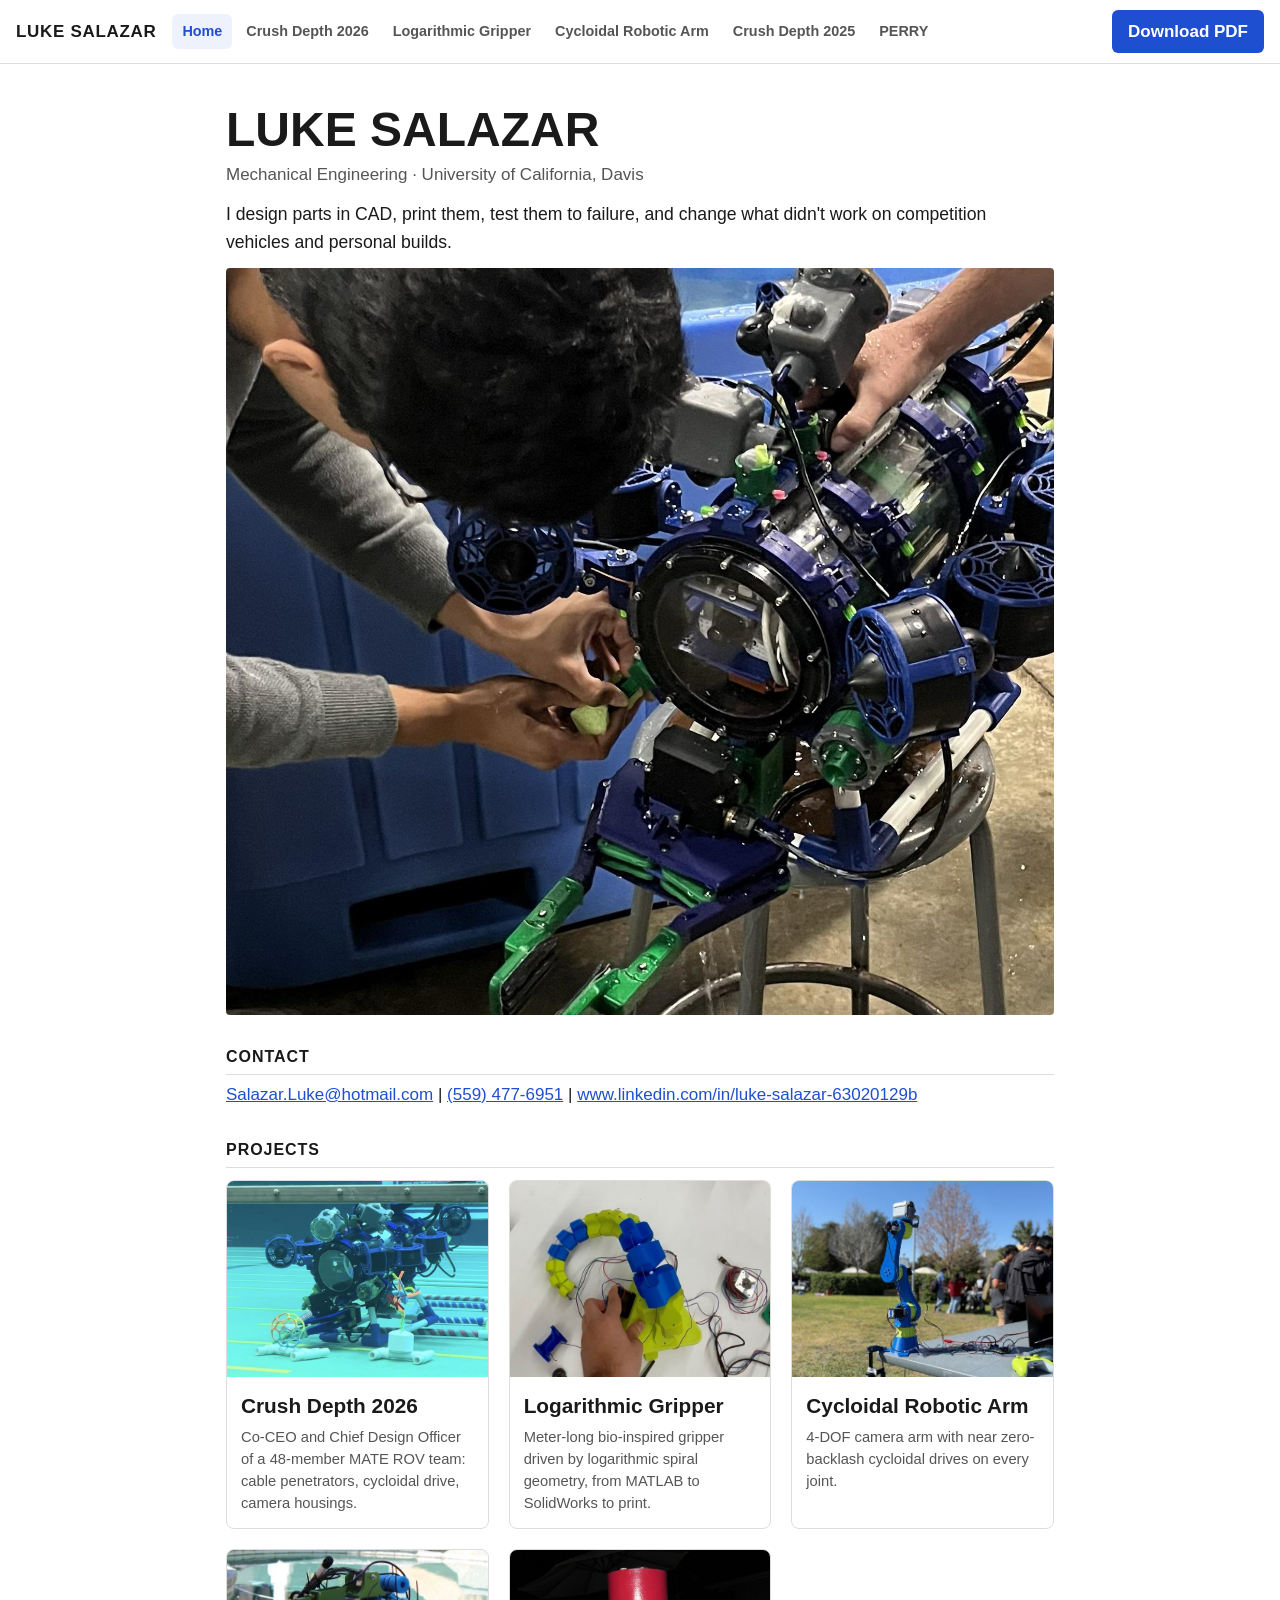
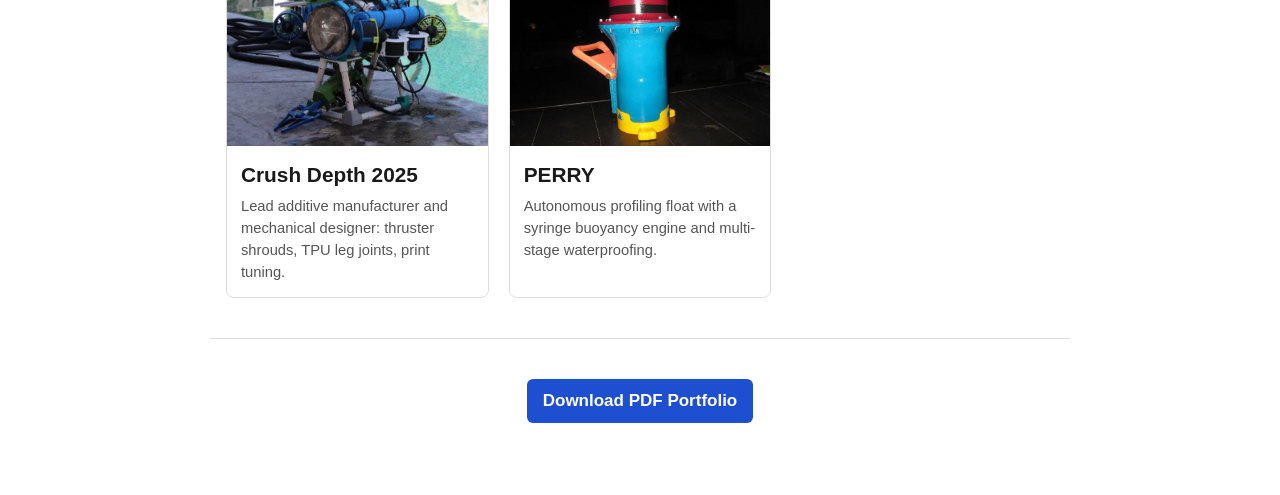
<file: index.html>
<!DOCTYPE html>
<html lang="en">
<head>
  <meta charset="utf-8">
  <meta name="viewport" content="width=device-width, initial-scale=1">
  <title>Luke Salazar · Mechanical Engineering Portfolio</title>
  <meta name="description" content="Mechanical engineering portfolio of Luke Salazar, UC Davis: ROV design, cycloidal drives, bio-inspired grippers, and additive manufacturing.">
  <link rel="stylesheet" href="style.css">
</head>
<body>

  <!-- Top bar: same on every page. To add a project, add a link here on every page. -->
  <nav class="topbar">
    <a class="topbar-name" href="index.html">Luke Salazar</a>
    <div class="tabs">
      <a href="index.html" class="active">Home</a>
      <a href="crush-depth-2026.html">Crush Depth 2026</a>
      <a href="logarithmic-gripper.html">Logarithmic Gripper</a>
      <a href="cycloidal-arm.html">Cycloidal Robotic Arm</a>
      <a href="crush-depth-2025.html">Crush Depth 2025</a>
      <a href="perry.html">PERRY</a>
    </div>
    <a class="btn" href="Luke_Salazar_Portfolio.pdf" download>Download PDF</a>
  </nav>

  <!-- Same content as the PDF's front page -->
  <header class="intro">
    <h1>Luke Salazar</h1>
    <p class="subtitle">Mechanical Engineering · University of California, Davis</p>
    <p class="lead">I design parts in CAD, print them, test them to failure, and change what didn't work on competition vehicles and personal builds.</p>
    <img class="hero" src="images/hero.jpg" alt="Working on the Crush Depth ROV">
    <h2 class="label">Contact</h2>
    <p class="contact">
      <a href="mailto:Salazar.Luke@hotmail.com">Salazar.Luke@hotmail.com</a> |
      <a href="tel:+15594776951">(559) 477-6951</a> |
      <a href="https://www.linkedin.com/in/luke-salazar-63020129b">www.linkedin.com/in/luke-salazar-63020129b</a>
    </p>
  </header>

  <main>
    <h2 class="label">Projects</h2>
    <!-- Project cards: each one opens that project's page -->
    <div class="cards">
      <a class="card" href="crush-depth-2026.html">
        <img src="images/cd26-rov.jpg" alt="">
        <h3>Crush Depth 2026</h3>
        <p>Co-CEO and Chief Design Officer of a 48-member MATE ROV team: cable penetrators, cycloidal drive, camera housings.</p>
      </a>
      <a class="card" href="logarithmic-gripper.html">
        <img src="images/gripper.jpg" alt="">
        <h3>Logarithmic Gripper</h3>
        <p>Meter-long bio-inspired gripper driven by logarithmic spiral geometry, from MATLAB to SolidWorks to print.</p>
      </a>
      <a class="card" href="cycloidal-arm.html">
        <img src="images/arm-outreach.jpg" alt="">
        <h3>Cycloidal Robotic Arm</h3>
        <p>4-DOF camera arm with near zero-backlash cycloidal drives on every joint.</p>
      </a>
      <a class="card" href="crush-depth-2025.html">
        <img src="images/cd25-rov.jpg" alt="">
        <h3>Crush Depth 2025</h3>
        <p>Lead additive manufacturer and mechanical designer: thruster shrouds, TPU leg joints, print tuning.</p>
      </a>
      <a class="card" href="perry.html">
        <img src="images/perry.jpg" alt="">
        <h3>PERRY</h3>
        <p>Autonomous profiling float with a syringe buoyancy engine and multi-stage waterproofing.</p>
      </a>
    </div>
  </main>

  <footer>
    <p><a class="btn" href="Luke_Salazar_Portfolio.pdf" download>Download PDF Portfolio</a></p>
  </footer>

</body>
</html>
</file>
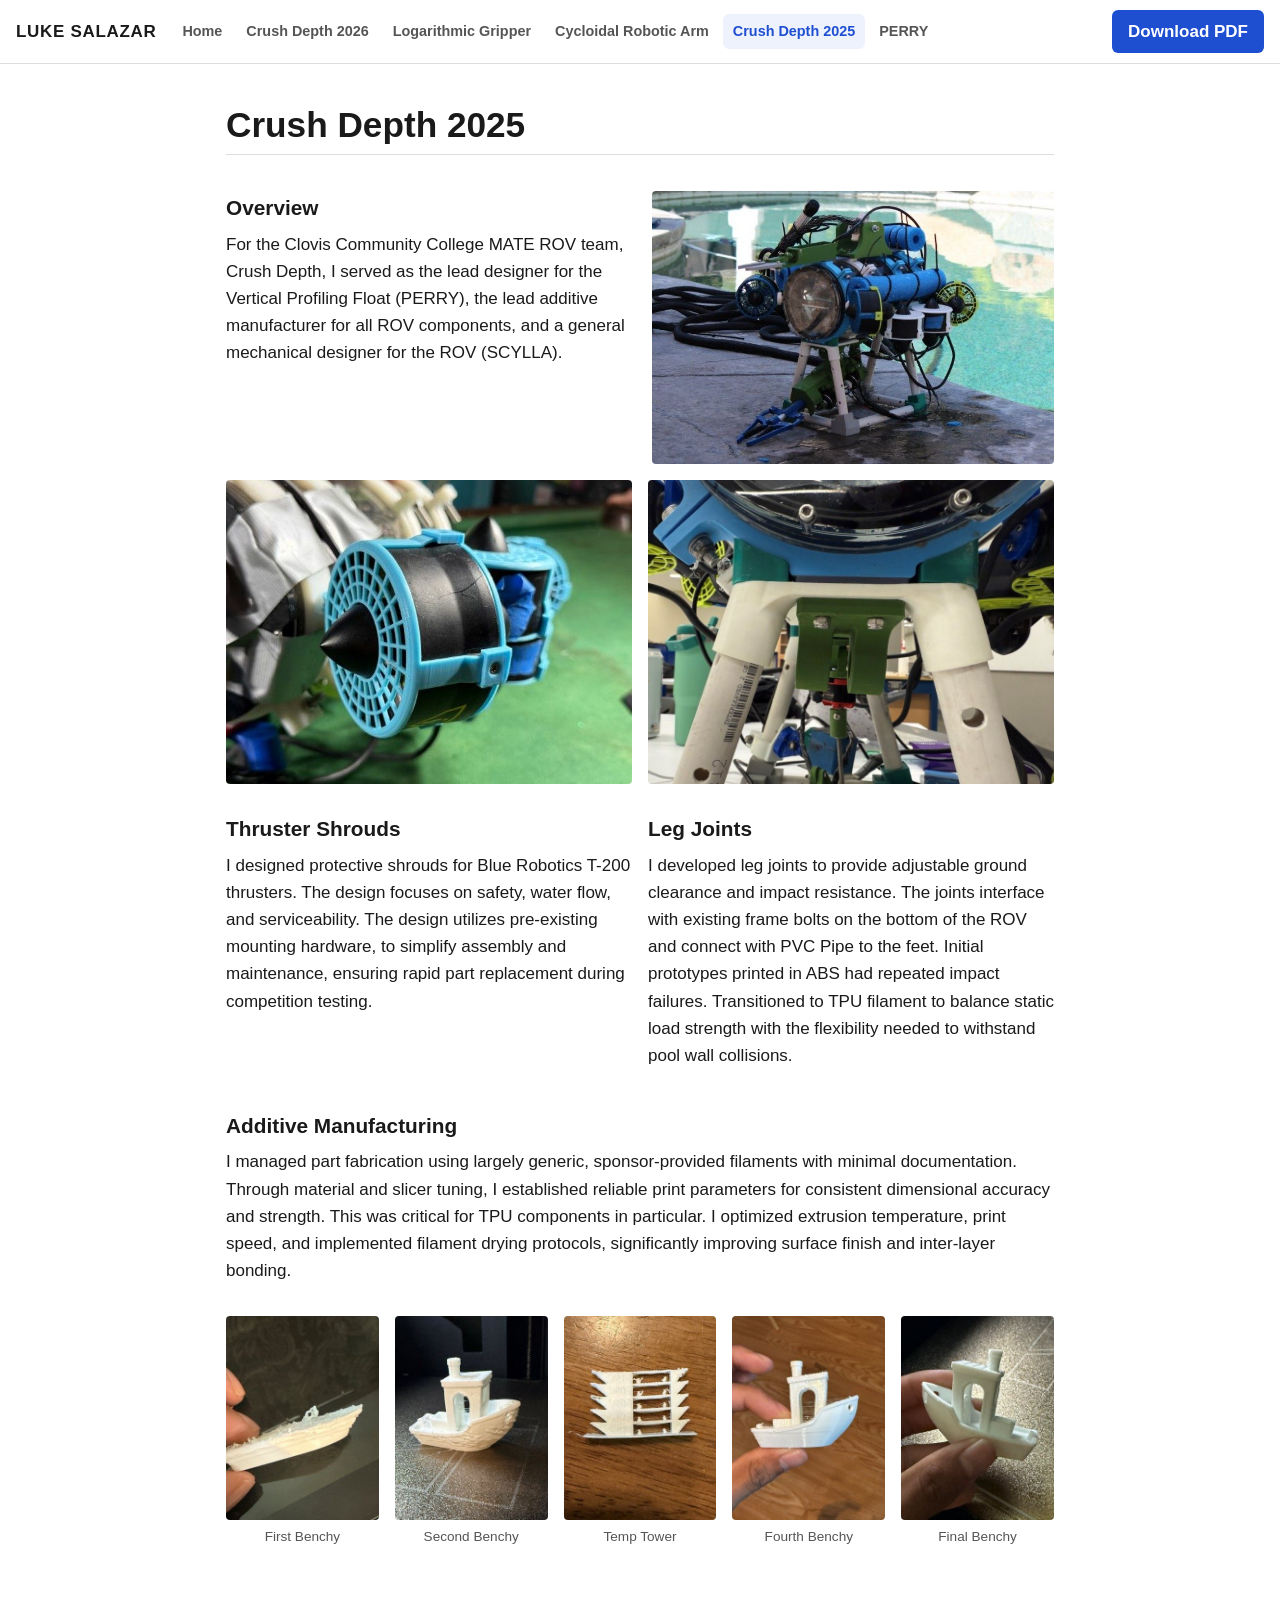
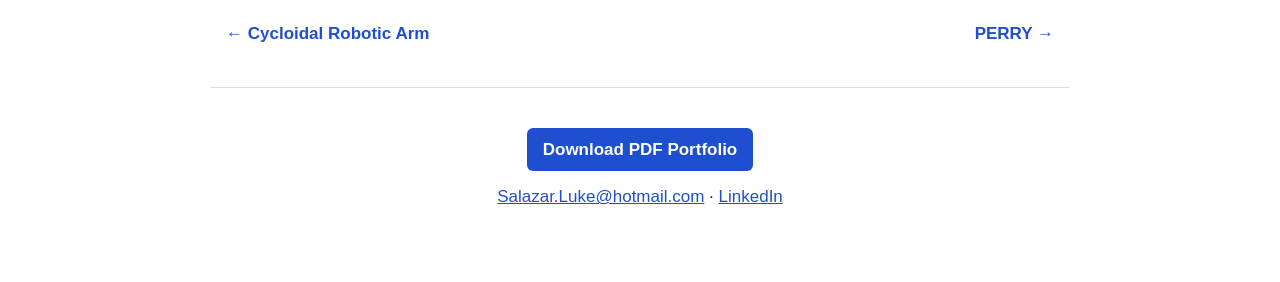
<file: crush-depth-2025.html>
<!DOCTYPE html>
<html lang="en">
<head>
  <meta charset="utf-8">
  <meta name="viewport" content="width=device-width, initial-scale=1">
  <title>Crush Depth 2025 · Luke Salazar</title>
  <link rel="stylesheet" href="style.css">
</head>
<body>

  <!-- Top bar: same on every page. To add a project, add a link here on every page. -->
  <nav class="topbar">
    <a class="topbar-name" href="index.html">Luke Salazar</a>
    <div class="tabs">
      <a href="index.html">Home</a>
      <a href="crush-depth-2026.html">Crush Depth 2026</a>
      <a href="logarithmic-gripper.html">Logarithmic Gripper</a>
      <a href="cycloidal-arm.html">Cycloidal Robotic Arm</a>
      <a href="crush-depth-2025.html" class="active">Crush Depth 2025</a>
      <a href="perry.html">PERRY</a>
    </div>
    <a class="btn" href="Luke_Salazar_Portfolio.pdf" download>Download PDF</a>
  </nav>

  <main>
    <section class="project">
      <h2>Crush Depth 2025</h2>

      <div class="split">
        <div>
          <h3>Overview</h3>
          <p>For the Clovis Community College MATE ROV team, Crush Depth, I served as the lead designer for the Vertical Profiling Float (PERRY), the lead additive manufacturer for all ROV components, and a general mechanical designer for the ROV (SCYLLA).</p>
        </div>
        <img src="images/cd25-rov.jpg" alt="SCYLLA, the Crush Depth 2025 ROV">
      </div>

      <div class="grid two even">
        <div>
          <img src="images/cd25-shroud.jpg" alt="Thruster shroud for a Blue Robotics T-200">
          <h3>Thruster Shrouds</h3>
          <p>I designed protective shrouds for Blue Robotics T-200 thrusters. The design focuses on safety, water flow, and serviceability. The design utilizes pre-existing mounting hardware, to simplify assembly and maintenance, ensuring rapid part replacement during competition testing.</p>
        </div>
        <div>
          <img src="images/cd25-leg-joint.jpg" alt="TPU leg joint on the ROV frame">
          <h3>Leg Joints</h3>
          <p>I developed leg joints to provide adjustable ground clearance and impact resistance. The joints interface with existing frame bolts on the bottom of the ROV and connect with PVC Pipe to the feet. Initial prototypes printed in ABS had repeated impact failures. Transitioned to TPU filament to balance static load strength with the flexibility needed to withstand pool wall collisions.</p>
        </div>
      </div>

      <h3>Additive Manufacturing</h3>
      <p>I managed part fabrication using largely generic, sponsor-provided filaments with minimal documentation. Through material and slicer tuning, I established reliable print parameters for consistent dimensional accuracy and strength. This was critical for TPU components in particular. I optimized extrusion temperature, print speed, and implemented filament drying protocols, significantly improving surface finish and inter-layer bonding.</p>
      <div class="grid five">
        <figure><img src="images/benchy-1.jpg" alt="First Benchy"><figcaption>First Benchy</figcaption></figure>
        <figure><img src="images/benchy-2.jpg" alt="Second Benchy"><figcaption>Second Benchy</figcaption></figure>
        <figure><img src="images/benchy-3.jpg" alt="Temperature tower"><figcaption>Temp Tower</figcaption></figure>
        <figure><img src="images/benchy-4.jpg" alt="Fourth Benchy"><figcaption>Fourth Benchy</figcaption></figure>
        <figure><img src="images/benchy-5.jpg" alt="Final Benchy"><figcaption>Final Benchy</figcaption></figure>
      </div>
    </section>
    <div class="pager">
      <a href="cycloidal-arm.html">← Cycloidal Robotic Arm</a>
      <a href="perry.html">PERRY →</a>
    </div>
  </main>

  <footer>
    <p><a class="btn" href="Luke_Salazar_Portfolio.pdf" download>Download PDF Portfolio</a></p>
    <p>
      <a href="mailto:Salazar.Luke@hotmail.com">Salazar.Luke@hotmail.com</a> ·
      <a href="https://www.linkedin.com/in/luke-salazar-63020129b">LinkedIn</a>
    </p>
  </footer>

</body>
</html>
</file>
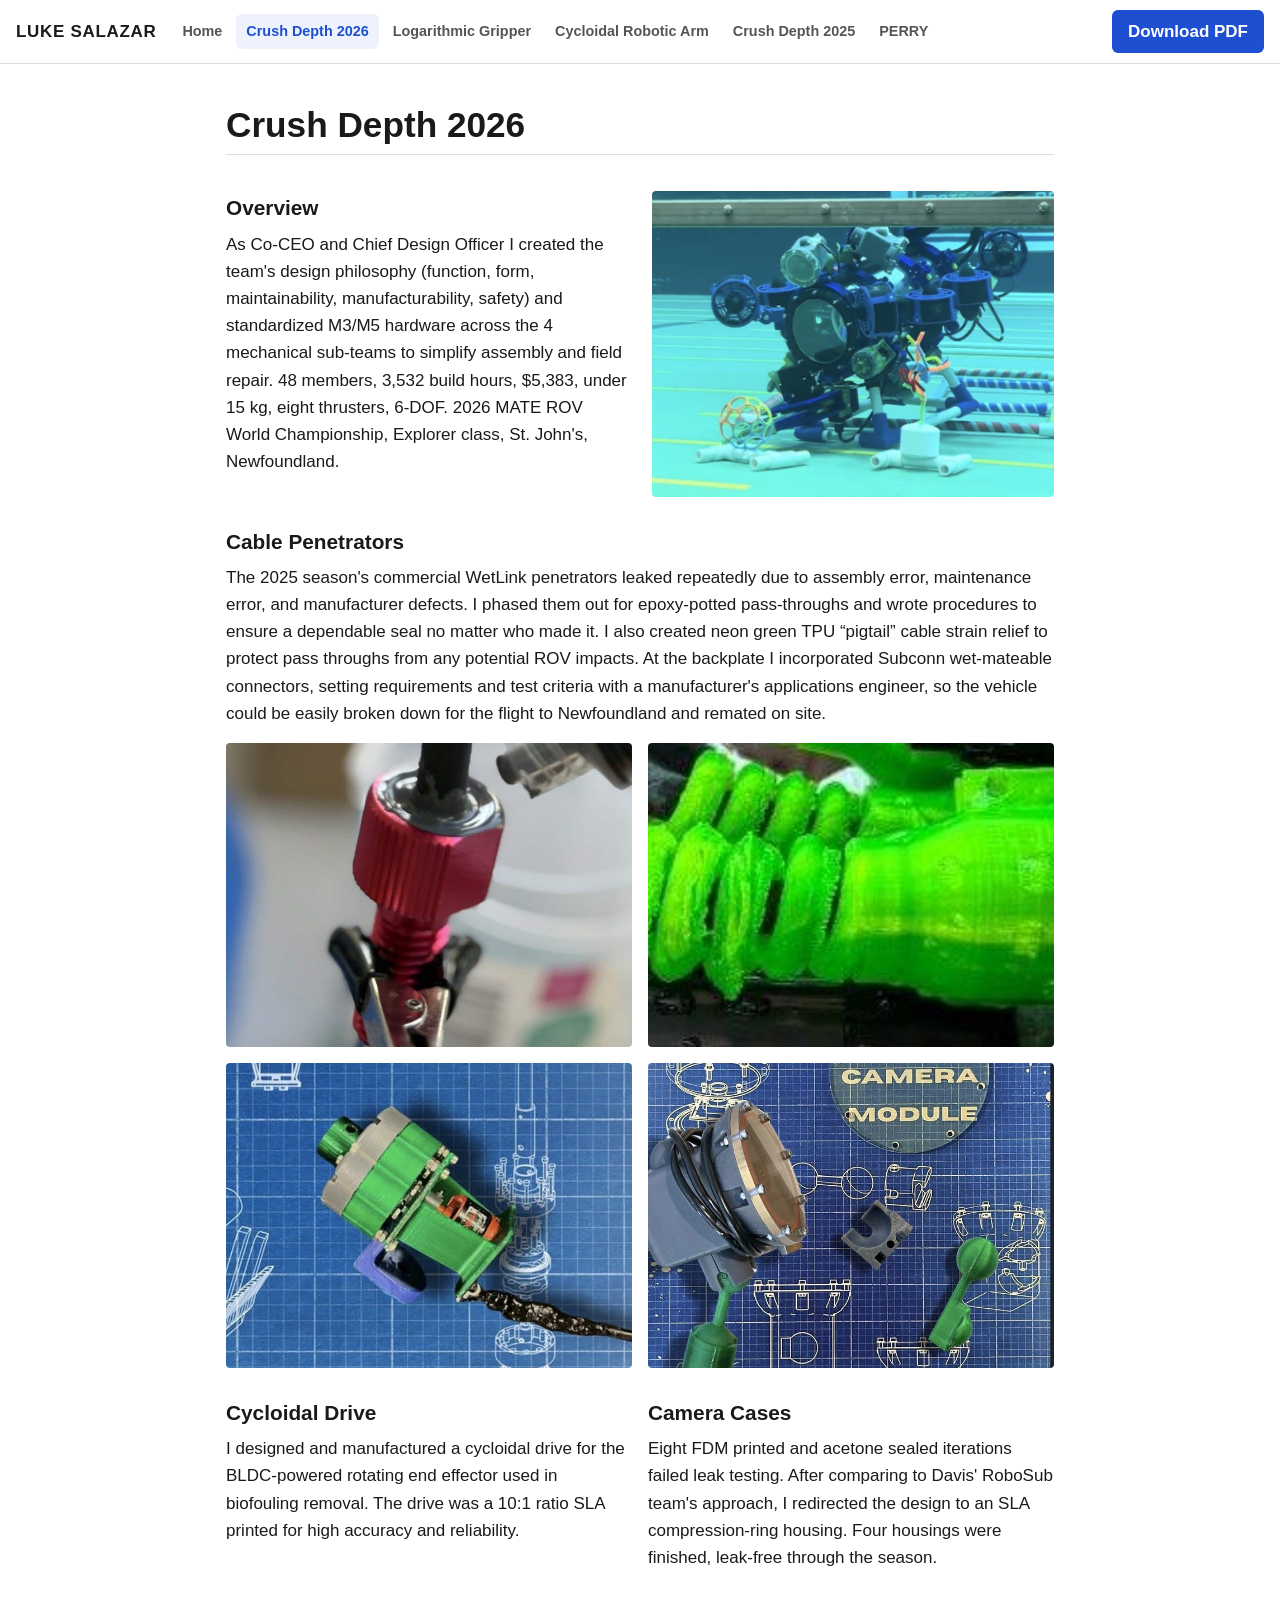
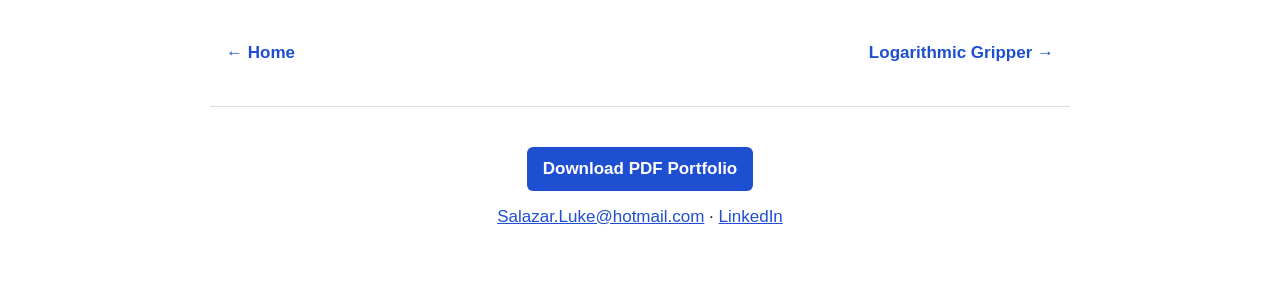
<file: crush-depth-2026.html>
<!DOCTYPE html>
<html lang="en">
<head>
  <meta charset="utf-8">
  <meta name="viewport" content="width=device-width, initial-scale=1">
  <title>Crush Depth 2026 · Luke Salazar</title>
  <link rel="stylesheet" href="style.css">
</head>
<body>

  <!-- Top bar: same on every page. To add a project, add a link here on every page. -->
  <nav class="topbar">
    <a class="topbar-name" href="index.html">Luke Salazar</a>
    <div class="tabs">
      <a href="index.html">Home</a>
      <a href="crush-depth-2026.html" class="active">Crush Depth 2026</a>
      <a href="logarithmic-gripper.html">Logarithmic Gripper</a>
      <a href="cycloidal-arm.html">Cycloidal Robotic Arm</a>
      <a href="crush-depth-2025.html">Crush Depth 2025</a>
      <a href="perry.html">PERRY</a>
    </div>
    <a class="btn" href="Luke_Salazar_Portfolio.pdf" download>Download PDF</a>
  </nav>

  <main>
    <section class="project">
      <h2>Crush Depth 2026</h2>

      <div class="split">
        <div>
          <h3>Overview</h3>
          <p>As Co-CEO and Chief Design Officer I created the team's design philosophy (function, form, maintainability, manufacturability, safety) and standardized M3/M5 hardware across the 4 mechanical sub-teams to simplify assembly and field repair. 48 members, 3,532 build hours, $5,383, under 15 kg, eight thrusters, 6-DOF. 2026 MATE ROV World Championship, Explorer class, St. John's, Newfoundland.</p>
        </div>
        <img src="images/cd26-rov.jpg" alt="Crush Depth 2026 ROV in the pool">
      </div>

      <h3>Cable Penetrators</h3>
      <p>The 2025 season's commercial WetLink penetrators leaked repeatedly due to assembly error, maintenance error, and manufacturer defects. I phased them out for epoxy-potted pass-throughs and wrote procedures to ensure a dependable seal no matter who made it. I also created neon green TPU “pigtail” cable strain relief to protect pass throughs from any potential ROV impacts. At the backplate I incorporated Subconn wet-mateable connectors, setting requirements and test criteria with a manufacturer's applications engineer, so the vehicle could be easily broken down for the flight to Newfoundland and remated on site.</p>
      <div class="grid two even">
        <img src="images/cd26-penetrator.jpg" alt="Epoxy-potted cable penetrator">
        <img src="images/cd26-pigtail.jpg" alt="TPU pigtail cable strain relief">
      </div>

      <div class="grid two even">
        <div>
          <img src="images/cd26-cycloidal.jpg" alt="Cycloidal drive on the rotating end effector">
          <h3>Cycloidal Drive</h3>
          <p>I designed and manufactured a cycloidal drive for the BLDC-powered rotating end effector used in biofouling removal. The drive was a 10:1 ratio SLA printed for high accuracy and reliability.</p>
        </div>
        <div>
          <img src="images/cd26-camera-case.jpg" alt="Waterproof SLA camera module">
          <h3>Camera Cases</h3>
          <p>Eight FDM printed and acetone sealed iterations failed leak testing. After comparing to Davis' RoboSub team's approach, I redirected the design to an SLA compression-ring housing. Four housings were finished, leak-free through the season.</p>
        </div>
      </div>
    </section>
    <div class="pager">
      <a href="index.html">← Home</a>
      <a href="logarithmic-gripper.html">Logarithmic Gripper →</a>
    </div>
  </main>

  <footer>
    <p><a class="btn" href="Luke_Salazar_Portfolio.pdf" download>Download PDF Portfolio</a></p>
    <p>
      <a href="mailto:Salazar.Luke@hotmail.com">Salazar.Luke@hotmail.com</a> ·
      <a href="https://www.linkedin.com/in/luke-salazar-63020129b">LinkedIn</a>
    </p>
  </footer>

</body>
</html>
</file>
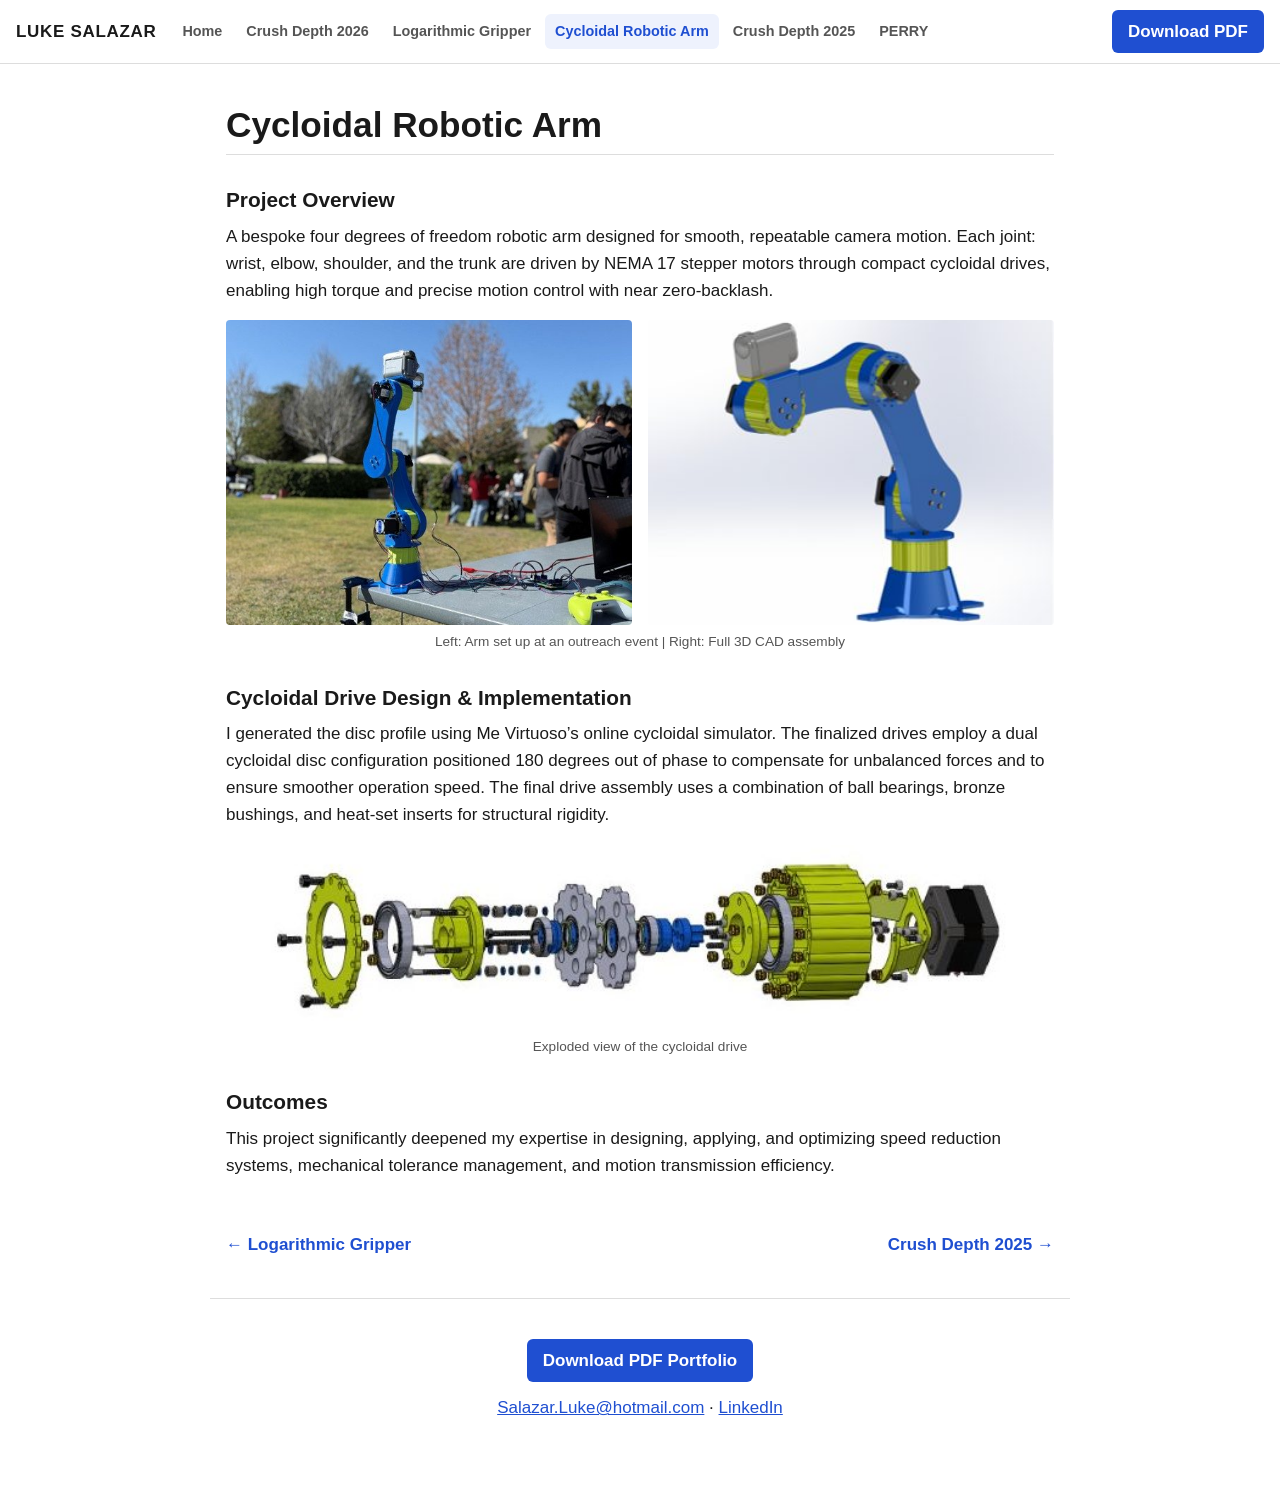
<file: cycloidal-arm.html>
<!DOCTYPE html>
<html lang="en">
<head>
  <meta charset="utf-8">
  <meta name="viewport" content="width=device-width, initial-scale=1">
  <title>Cycloidal Robotic Arm · Luke Salazar</title>
  <link rel="stylesheet" href="style.css">
</head>
<body>

  <!-- Top bar: same on every page. To add a project, add a link here on every page. -->
  <nav class="topbar">
    <a class="topbar-name" href="index.html">Luke Salazar</a>
    <div class="tabs">
      <a href="index.html">Home</a>
      <a href="crush-depth-2026.html">Crush Depth 2026</a>
      <a href="logarithmic-gripper.html">Logarithmic Gripper</a>
      <a href="cycloidal-arm.html" class="active">Cycloidal Robotic Arm</a>
      <a href="crush-depth-2025.html">Crush Depth 2025</a>
      <a href="perry.html">PERRY</a>
    </div>
    <a class="btn" href="Luke_Salazar_Portfolio.pdf" download>Download PDF</a>
  </nav>

  <main>
    <section class="project">
      <h2>Cycloidal Robotic Arm</h2>

      <h3>Project Overview</h3>
      <p>A bespoke four degrees of freedom robotic arm designed for smooth, repeatable camera motion. Each joint: wrist, elbow, shoulder, and the trunk are driven by NEMA 17 stepper motors through compact cycloidal drives, enabling high torque and precise motion control with near zero-backlash.</p>
      <figure>
        <div class="grid two even">
          <img src="images/arm-outreach.jpg" alt="Robotic arm at an outreach event">
          <img src="images/arm-cad.jpg" alt="Full 3D CAD assembly of the arm">
        </div>
        <figcaption>Left: Arm set up at an outreach event | Right: Full 3D CAD assembly</figcaption>
      </figure>

      <h3>Cycloidal Drive Design &amp; Implementation</h3>
      <p>I generated the disc profile using Me Virtuoso’s online cycloidal simulator. The finalized drives employ a dual cycloidal disc configuration positioned 180 degrees out of phase to compensate for unbalanced forces and to ensure smoother operation speed. The final drive assembly uses a combination of ball bearings, bronze bushings, and heat-set inserts for structural rigidity.</p>
      <figure>
        <img src="images/arm-exploded.jpg" alt="Exploded view of the cycloidal drive">
        <figcaption>Exploded view of the cycloidal drive</figcaption>
      </figure>

      <h3>Outcomes</h3>
      <p>This project significantly deepened my expertise in designing, applying, and optimizing speed reduction systems, mechanical tolerance management, and motion transmission efficiency.</p>
    </section>
    <div class="pager">
      <a href="logarithmic-gripper.html">← Logarithmic Gripper</a>
      <a href="crush-depth-2025.html">Crush Depth 2025 →</a>
    </div>
  </main>

  <footer>
    <p><a class="btn" href="Luke_Salazar_Portfolio.pdf" download>Download PDF Portfolio</a></p>
    <p>
      <a href="mailto:Salazar.Luke@hotmail.com">Salazar.Luke@hotmail.com</a> ·
      <a href="https://www.linkedin.com/in/luke-salazar-63020129b">LinkedIn</a>
    </p>
  </footer>

</body>
</html>
</file>
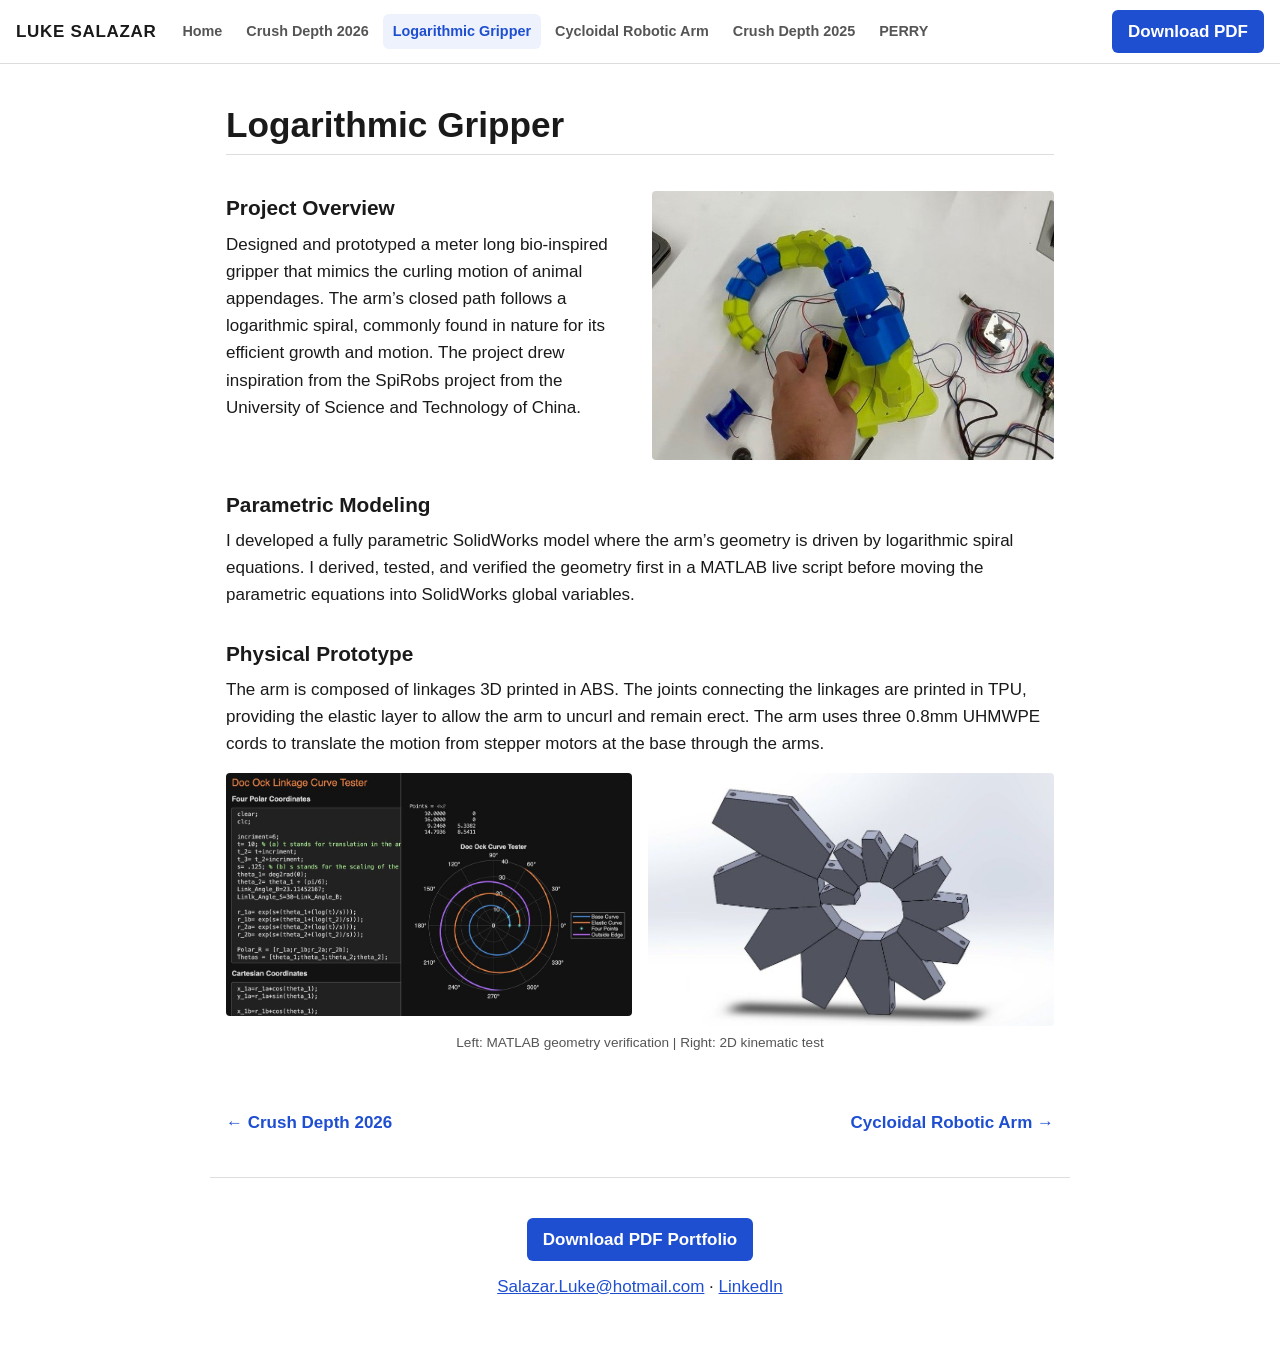
<file: logarithmic-gripper.html>
<!DOCTYPE html>
<html lang="en">
<head>
  <meta charset="utf-8">
  <meta name="viewport" content="width=device-width, initial-scale=1">
  <title>Logarithmic Gripper · Luke Salazar</title>
  <link rel="stylesheet" href="style.css">
</head>
<body>

  <!-- Top bar: same on every page. To add a project, add a link here on every page. -->
  <nav class="topbar">
    <a class="topbar-name" href="index.html">Luke Salazar</a>
    <div class="tabs">
      <a href="index.html">Home</a>
      <a href="crush-depth-2026.html">Crush Depth 2026</a>
      <a href="logarithmic-gripper.html" class="active">Logarithmic Gripper</a>
      <a href="cycloidal-arm.html">Cycloidal Robotic Arm</a>
      <a href="crush-depth-2025.html">Crush Depth 2025</a>
      <a href="perry.html">PERRY</a>
    </div>
    <a class="btn" href="Luke_Salazar_Portfolio.pdf" download>Download PDF</a>
  </nav>

  <main>
    <section class="project">
      <h2>Logarithmic Gripper</h2>

      <div class="split">
        <div>
          <h3>Project Overview</h3>
          <p>Designed and prototyped a meter long bio-inspired gripper that mimics the curling motion of animal appendages. The arm’s closed path follows a logarithmic spiral, commonly found in nature for its efficient growth and motion. The project drew inspiration from the SpiRobs project from the University of Science and Technology of China.</p>
        </div>
        <img src="images/gripper.jpg" alt="Logarithmic spiral gripper prototype">
      </div>

      <h3>Parametric Modeling</h3>
      <p>I developed a fully parametric SolidWorks model where the arm’s geometry is driven by logarithmic spiral equations. I derived, tested, and verified the geometry first in a MATLAB live script before moving the parametric equations into SolidWorks global variables.</p>

      <h3>Physical Prototype</h3>
      <p>The arm is composed of linkages 3D printed in ABS. The joints connecting the linkages are printed in TPU, providing the elastic layer to allow the arm to uncurl and remain erect. The arm uses three 0.8mm UHMWPE cords to translate the motion from stepper motors at the base through the arms.</p>

      <figure>
        <div class="grid two">
          <img src="images/gripper-matlab.jpg" alt="MATLAB geometry verification plot">
          <img src="images/gripper-kinematic.jpg" alt="2D kinematic test">
        </div>
        <figcaption>Left: MATLAB geometry verification | Right: 2D kinematic test</figcaption>
      </figure>
    </section>
    <div class="pager">
      <a href="crush-depth-2026.html">← Crush Depth 2026</a>
      <a href="cycloidal-arm.html">Cycloidal Robotic Arm →</a>
    </div>
  </main>

  <footer>
    <p><a class="btn" href="Luke_Salazar_Portfolio.pdf" download>Download PDF Portfolio</a></p>
    <p>
      <a href="mailto:Salazar.Luke@hotmail.com">Salazar.Luke@hotmail.com</a> ·
      <a href="https://www.linkedin.com/in/luke-salazar-63020129b">LinkedIn</a>
    </p>
  </footer>

</body>
</html>
</file>
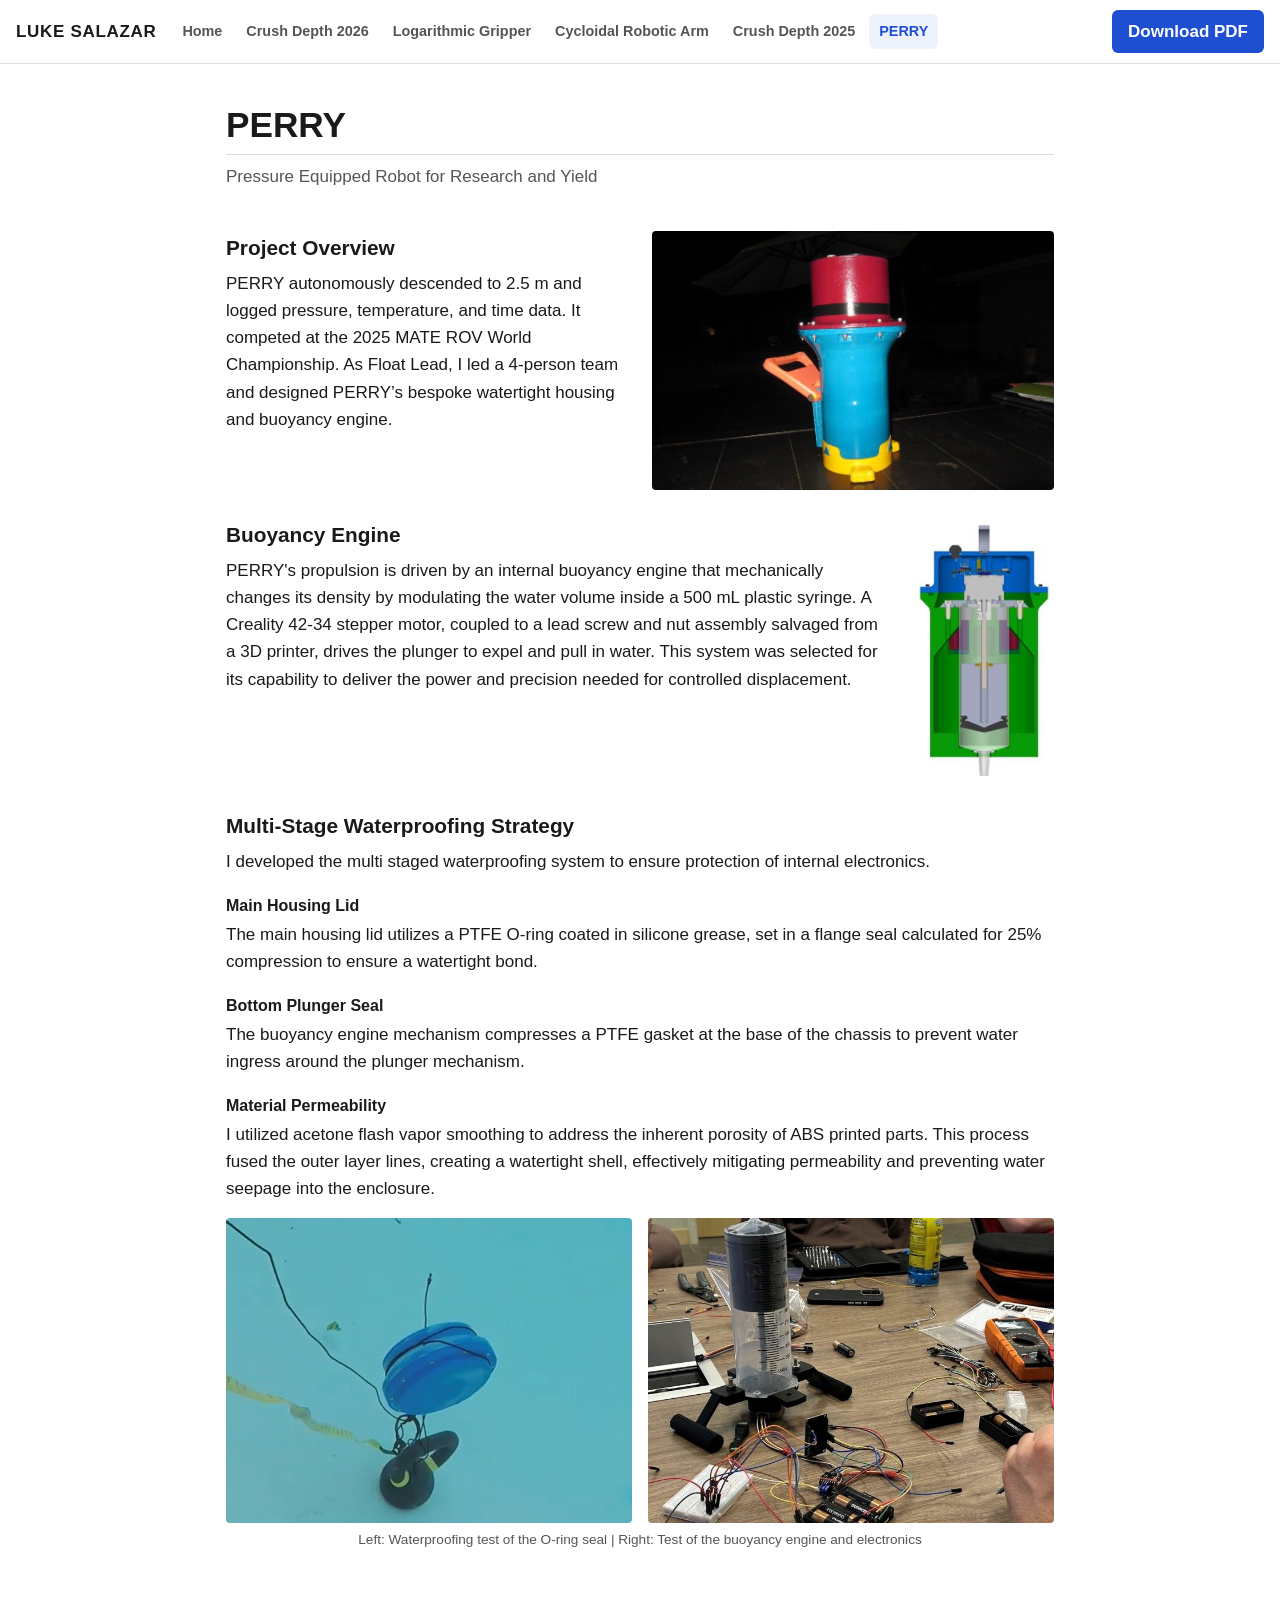
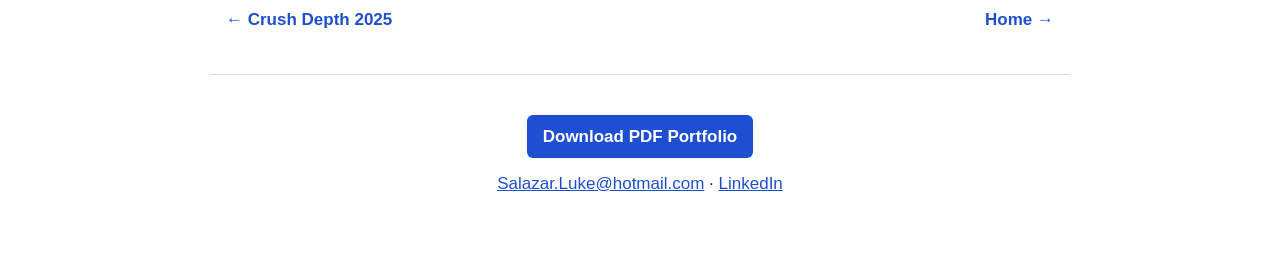
<file: perry.html>
<!DOCTYPE html>
<html lang="en">
<head>
  <meta charset="utf-8">
  <meta name="viewport" content="width=device-width, initial-scale=1">
  <title>PERRY · Luke Salazar</title>
  <link rel="stylesheet" href="style.css">
</head>
<body>

  <!-- Top bar: same on every page. To add a project, add a link here on every page. -->
  <nav class="topbar">
    <a class="topbar-name" href="index.html">Luke Salazar</a>
    <div class="tabs">
      <a href="index.html">Home</a>
      <a href="crush-depth-2026.html">Crush Depth 2026</a>
      <a href="logarithmic-gripper.html">Logarithmic Gripper</a>
      <a href="cycloidal-arm.html">Cycloidal Robotic Arm</a>
      <a href="crush-depth-2025.html">Crush Depth 2025</a>
      <a href="perry.html" class="active">PERRY</a>
    </div>
    <a class="btn" href="Luke_Salazar_Portfolio.pdf" download>Download PDF</a>
  </nav>

  <main>
    <section class="project">
      <h2>PERRY</h2>
      <p class="subtitle">Pressure Equipped Robot for Research and Yield</p>

      <div class="split">
        <div>
          <h3>Project Overview</h3>
          <p>PERRY autonomously descended to 2.5 m and logged pressure, temperature, and time data. It competed at the 2025 MATE ROV World Championship. As Float Lead, I led a 4-person team and designed PERRY’s bespoke watertight housing and buoyancy engine.</p>
        </div>
        <img src="images/perry.jpg" alt="PERRY vertical profiling float">
      </div>

      <div class="split narrow-img">
        <div>
          <h3>Buoyancy Engine</h3>
          <p>PERRY's propulsion is driven by an internal buoyancy engine that mechanically changes its density by modulating the water volume inside a 500 mL plastic syringe. A Creality 42-34 stepper motor, coupled to a lead screw and nut assembly salvaged from a 3D printer, drives the plunger to expel and pull in water. This system was selected for its capability to deliver the power and precision needed for controlled displacement.</p>
        </div>
        <img src="images/perry-section.jpg" alt="Section view of PERRY's buoyancy engine">
      </div>

      <h3>Multi-Stage Waterproofing Strategy</h3>
      <p>I developed the multi staged waterproofing system to ensure protection of internal electronics.</p>
      <h4>Main Housing Lid</h4>
      <p>The main housing lid utilizes a PTFE O-ring coated in silicone grease, set in a flange seal calculated for 25% compression to ensure a watertight bond.</p>
      <h4>Bottom Plunger Seal</h4>
      <p>The buoyancy engine mechanism compresses a PTFE gasket at the base of the chassis to prevent water ingress around the plunger mechanism.</p>
      <h4>Material Permeability</h4>
      <p>I utilized acetone flash vapor smoothing to address the inherent porosity of ABS printed parts. This process fused the outer layer lines, creating a watertight shell, effectively mitigating permeability and preventing water seepage into the enclosure.</p>

      <figure>
        <div class="grid two even">
          <img src="images/perry-seal-test.jpg" alt="Waterproofing test of the O-ring seal">
          <img src="images/perry-engine-test.jpg" alt="Bench test of the buoyancy engine and electronics">
        </div>
        <figcaption>Left: Waterproofing test of the O-ring seal | Right: Test of the buoyancy engine and electronics</figcaption>
      </figure>
    </section>
    <div class="pager">
      <a href="crush-depth-2025.html">← Crush Depth 2025</a>
      <a href="index.html">Home →</a>
    </div>
  </main>

  <footer>
    <p><a class="btn" href="Luke_Salazar_Portfolio.pdf" download>Download PDF Portfolio</a></p>
    <p>
      <a href="mailto:Salazar.Luke@hotmail.com">Salazar.Luke@hotmail.com</a> ·
      <a href="https://www.linkedin.com/in/luke-salazar-63020129b">LinkedIn</a>
    </p>
  </footer>

</body>
</html>
</file>
<file: style.css>
/* Simple, clean styling that mirrors the PDF: black headings, plain sans-serif text. */

:root {
  --text: #1a1a1a;
  --muted: #555;
  --line: #ddd;
  --bg: #fff;
  --accent: #1f4fd1;   /* button + link color: change this one value to re-theme */
}

* { box-sizing: border-box; }

html { scroll-behavior: smooth; scroll-padding-top: 70px; }

body {
  margin: 0;
  background: var(--bg);
  color: var(--text);
  font-family: -apple-system, BlinkMacSystemFont, "Segoe UI", Helvetica, Arial, sans-serif;
  font-size: 17px;
  line-height: 1.6;
}

a { color: var(--accent); }

img { display: block; width: 100%; height: auto; border-radius: 4px; }

/* ---------- Top bar ---------- */
.topbar {
  position: sticky;
  top: 0;
  z-index: 10;
  display: flex;
  align-items: center;
  gap: 16px;
  padding: 10px 16px;
  background: rgba(255, 255, 255, 0.95);
  border-bottom: 1px solid var(--line);
}
.topbar-name { font-weight: 700; color: var(--text); text-decoration: none; text-transform: uppercase; letter-spacing: 0.04em; white-space: nowrap; }
.topbar .btn { margin-left: auto; white-space: nowrap; }

/* Project tabs: scroll sideways if they don't fit */
.tabs { display: flex; gap: 4px; overflow-x: auto; scrollbar-width: none; }
.tabs::-webkit-scrollbar { display: none; }
.tabs a {
  padding: 6px 10px;
  border-radius: 6px;
  color: var(--muted);
  font-size: 0.9rem;
  font-weight: 600;
  text-decoration: none;
  white-space: nowrap;
}
.tabs a:hover { color: var(--text); background: #f2f2f2; }
.tabs a.active { color: var(--accent); background: #eef2fd; }

.btn {
  display: inline-block;
  padding: 8px 16px;
  background: var(--accent);
  color: #fff;
  font-weight: 600;
  text-decoration: none;
  border-radius: 6px;
}
.btn:hover { filter: brightness(1.1); }

/* ---------- Layout ---------- */
.intro, main, footer {
  max-width: 860px;
  margin: 0 auto;
  padding: 0 16px;
}

.intro { padding-top: 40px; }

h1 { font-size: 3rem; line-height: 1.1; margin: 0; text-transform: uppercase; }
h2 { font-size: 2.2rem; line-height: 1.2; margin: 0 0 8px; padding-bottom: 8px; border-bottom: 1px solid var(--line); }
h3 { font-size: 1.3rem; margin: 28px 0 6px; }
h4 { font-size: 1rem; margin: 18px 0 2px; }
p  { margin: 0 0 12px; }

.subtitle { color: var(--muted); margin: 4px 0 12px; }
.lead { font-size: 1.1rem; }
.contact { margin-bottom: 24px; }
.hero { margin-bottom: 24px; }

/* Small all-caps section labels, like "CONTACT" on the PDF cover */
h2.label { font-size: 1rem; text-transform: uppercase; letter-spacing: 0.06em; margin: 32px 0 6px; }

/* Home page project cards */
.cards { display: grid; grid-template-columns: repeat(auto-fill, minmax(240px, 1fr)); gap: 20px; margin: 12px 0 40px; }
.card {
  display: block;
  border: 1px solid var(--line);
  border-radius: 8px;
  overflow: hidden;
  color: var(--text);
  text-decoration: none;
  transition: transform 0.15s, box-shadow 0.15s;
}
.card:hover { transform: translateY(-3px); box-shadow: 0 6px 18px rgba(0, 0, 0, 0.1); }
.card img { aspect-ratio: 4 / 3; object-fit: cover; border-radius: 0; }
.card h3 { margin: 12px 14px 4px; }
.card p { margin: 0 14px 14px; font-size: 0.92rem; color: var(--muted); line-height: 1.5; }

.project { padding: 40px 0 16px; }

/* Previous / next links at the bottom of each project page */
.pager { display: flex; justify-content: space-between; gap: 16px; padding: 24px 0 40px; font-weight: 600; }
.pager a { text-decoration: none; }

/* Text on the left, picture on the right (stacks on phones) */
.split { display: grid; grid-template-columns: 1fr 1fr; gap: 24px; align-items: start; }
.split > img { margin-top: 28px; }
.split.narrow-img { grid-template-columns: 1fr 140px; }

.grid { display: grid; gap: 16px; margin: 16px 0; }
.grid.two  { grid-template-columns: 1fr 1fr; }
.grid.five { grid-template-columns: repeat(5, 1fr); }

figure { margin: 16px 0; }
figure .grid { margin: 0; }
figcaption { font-size: 0.85rem; color: var(--muted); margin-top: 6px; text-align: center; }

footer { padding: 40px 16px 60px; text-align: center; border-top: 1px solid var(--line); }

/* ---------- Narrower windows: name + button on top, tabs on their own row ---------- */
@media (max-width: 1100px) {
  .topbar { flex-wrap: wrap; row-gap: 6px; padding-bottom: 6px; }
  .tabs { order: 3; width: 100%; }
}

/* ---------- Phones ---------- */
@media (max-width: 640px) {
  body { font-size: 16px; }
  h1 { font-size: 2.2rem; }
  h2 { font-size: 1.7rem; }
  .split, .split.narrow-img, .grid.two { grid-template-columns: 1fr; }
  .split.narrow-img > img { max-width: 160px; margin: 0 auto; }
  .grid.five { grid-template-columns: repeat(3, 1fr); }
}

/* Side-by-side photos cropped to the same shape so rows line up */
.grid.even img { aspect-ratio: 4 / 3; object-fit: cover; }
</file>
